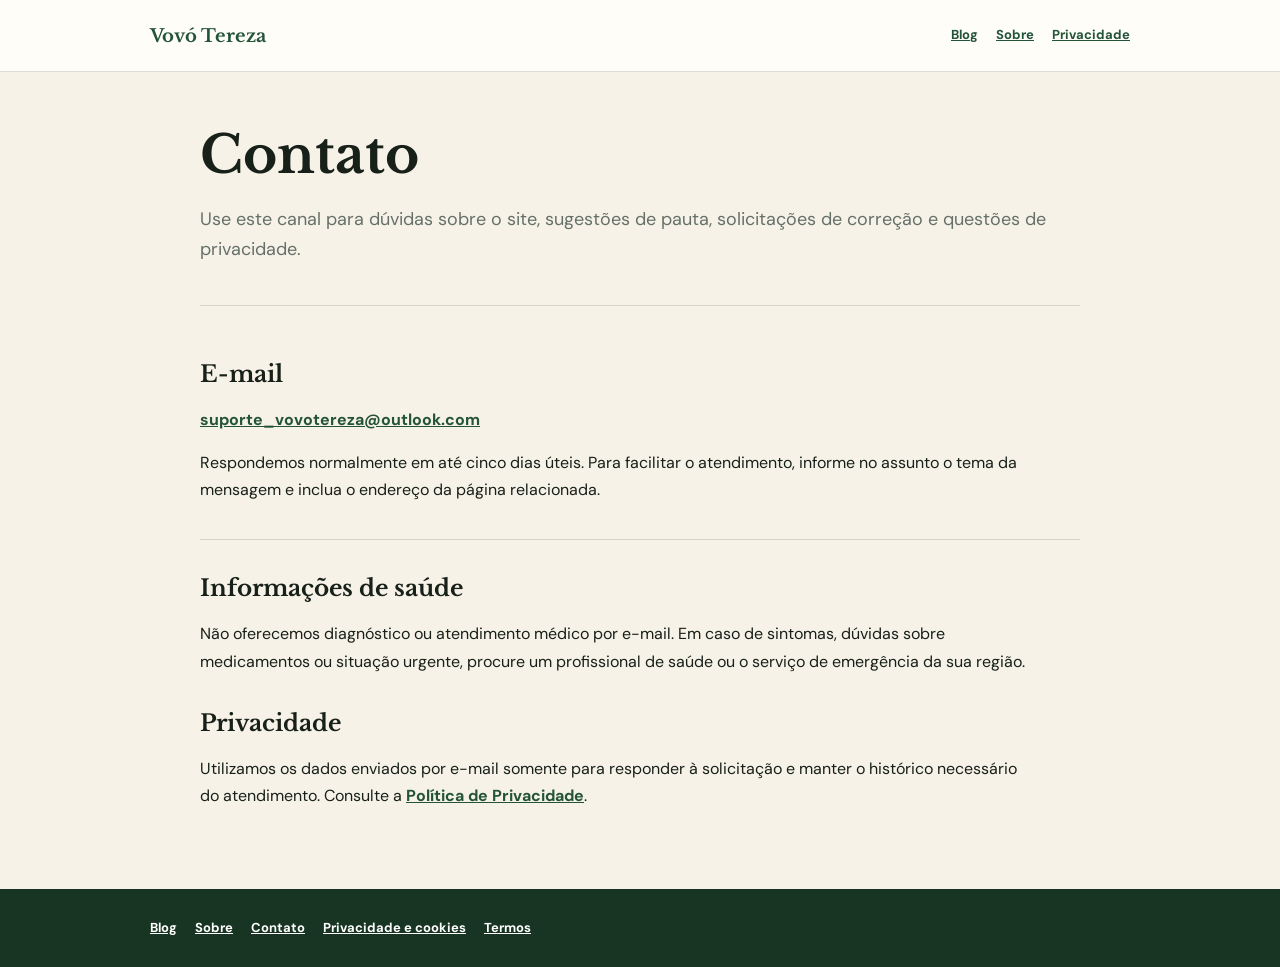
<file: contato.html>
<!doctype html><html lang="pt-BR"><head><meta charset="utf-8"><meta name="viewport" content="width=device-width,initial-scale=1"><meta name="description" content="Entre em contato com o Blog Vovó Tereza."><meta name="robots" content="index,follow"><meta name="google-adsense-account" content="ca-pub-6911580505661084"><link rel="canonical" href="https://receitasdavovotereza.site/contato"><title>Contato | Vovó Tereza</title><link rel="preconnect" href="https://fonts.googleapis.com"><link rel="preconnect" href="https://fonts.gstatic.com" crossorigin><link href="https://fonts.googleapis.com/css2?family=DM+Sans:wght@400;500;600;700&family=Libre+Baskerville:wght@400;700&display=swap" rel="stylesheet"><link rel="stylesheet" href="/site-info.css"><script async src="https://pagead2.googlesyndication.com/pagead/js/adsbygoogle.js?client=ca-pub-6911580505661084" crossorigin="anonymous"></script></head><body><header class="info-header"><a class="info-brand" href="/">Vovó Tereza</a><nav><a href="/">Blog</a><a href="/sobre">Sobre</a><a href="/privacidade">Privacidade</a></nav></header><main class="info-main"><h1>Contato</h1><p class="info-lead">Use este canal para dúvidas sobre o site, sugestões de pauta, solicitações de correção e questões de privacidade.</p><div class="info-note"><h2>E-mail</h2><p><a href="mailto:suporte_vovotereza@outlook.com">suporte_vovotereza@outlook.com</a></p><p>Respondemos normalmente em até cinco dias úteis. Para facilitar o atendimento, informe no assunto o tema da mensagem e inclua o endereço da página relacionada.</p></div><h2>Informações de saúde</h2><p>Não oferecemos diagnóstico ou atendimento médico por e-mail. Em caso de sintomas, dúvidas sobre medicamentos ou situação urgente, procure um profissional de saúde ou o serviço de emergência da sua região.</p><h2>Privacidade</h2><p>Utilizamos os dados enviados por e-mail somente para responder à solicitação e manter o histórico necessário do atendimento. Consulte a <a href="/privacidade">Política de Privacidade</a>.</p></main><footer class="info-footer"><a href="/">Blog</a><a href="/sobre">Sobre</a><a href="/contato">Contato</a><a href="/privacidade">Privacidade e cookies</a><a href="/termos">Termos</a></footer></body></html>
</file>
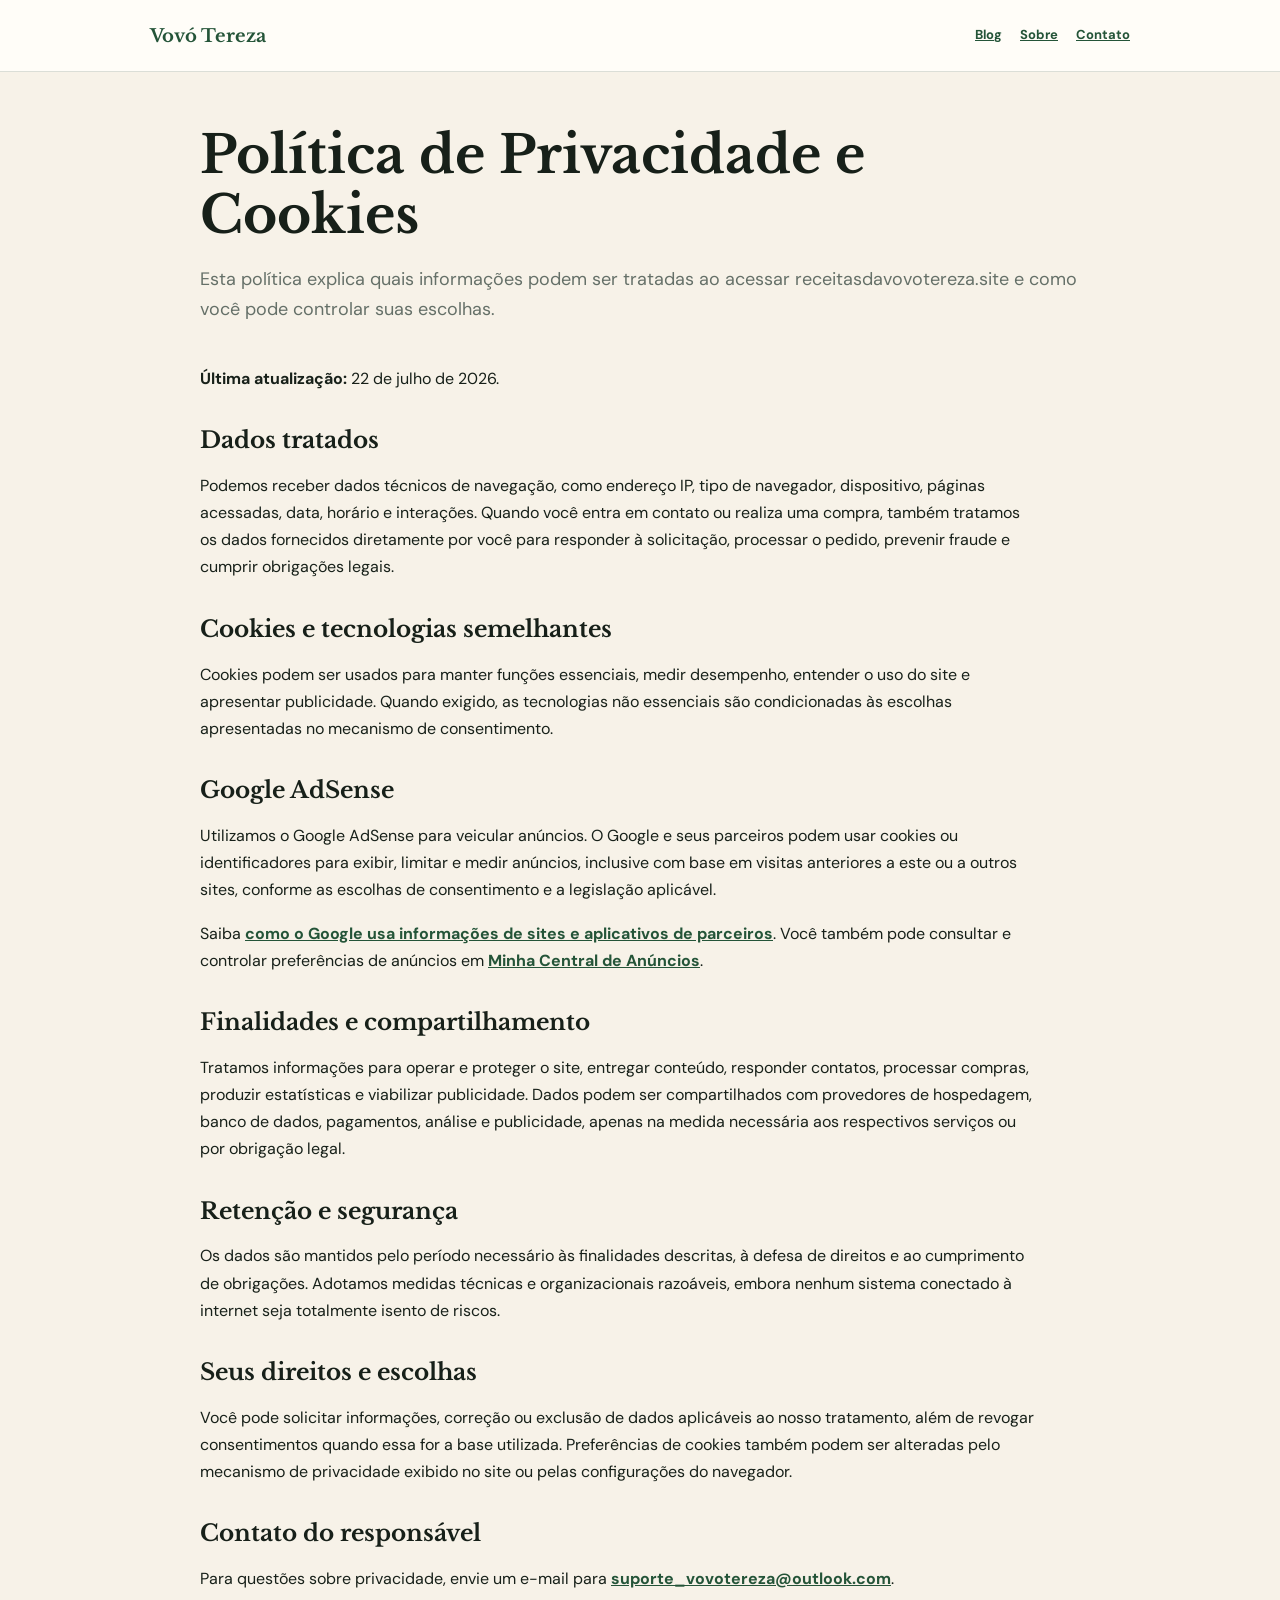
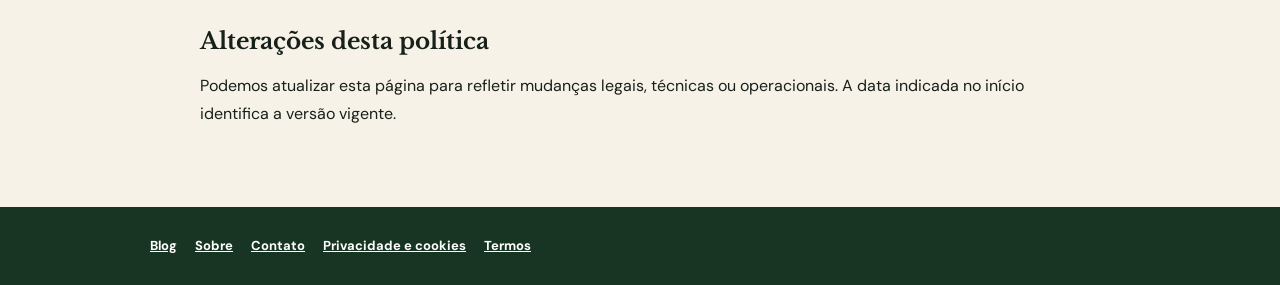
<file: privacidade.html>
<!doctype html><html lang="pt-BR"><head><meta charset="utf-8"><meta name="viewport" content="width=device-width,initial-scale=1"><meta name="description" content="Política de Privacidade e Cookies do Blog Vovó Tereza."><meta name="robots" content="index,follow"><meta name="google-adsense-account" content="ca-pub-6911580505661084"><link rel="canonical" href="https://receitasdavovotereza.site/privacidade"><title>Privacidade e Cookies | Vovó Tereza</title><link rel="preconnect" href="https://fonts.googleapis.com"><link rel="preconnect" href="https://fonts.gstatic.com" crossorigin><link href="https://fonts.googleapis.com/css2?family=DM+Sans:wght@400;500;600;700&family=Libre+Baskerville:wght@400;700&display=swap" rel="stylesheet"><link rel="stylesheet" href="/site-info.css"><script async src="https://pagead2.googlesyndication.com/pagead/js/adsbygoogle.js?client=ca-pub-6911580505661084" crossorigin="anonymous"></script></head><body><header class="info-header"><a class="info-brand" href="/">Vovó Tereza</a><nav><a href="/">Blog</a><a href="/sobre">Sobre</a><a href="/contato">Contato</a></nav></header><main class="info-main"><h1>Política de Privacidade e Cookies</h1><p class="info-lead">Esta política explica quais informações podem ser tratadas ao acessar receitasdavovotereza.site e como você pode controlar suas escolhas.</p><p><strong>Última atualização:</strong> 22 de julho de 2026.</p><h2>Dados tratados</h2><p>Podemos receber dados técnicos de navegação, como endereço IP, tipo de navegador, dispositivo, páginas acessadas, data, horário e interações. Quando você entra em contato ou realiza uma compra, também tratamos os dados fornecidos diretamente por você para responder à solicitação, processar o pedido, prevenir fraude e cumprir obrigações legais.</p><h2>Cookies e tecnologias semelhantes</h2><p>Cookies podem ser usados para manter funções essenciais, medir desempenho, entender o uso do site e apresentar publicidade. Quando exigido, as tecnologias não essenciais são condicionadas às escolhas apresentadas no mecanismo de consentimento.</p><h2>Google AdSense</h2><p>Utilizamos o Google AdSense para veicular anúncios. O Google e seus parceiros podem usar cookies ou identificadores para exibir, limitar e medir anúncios, inclusive com base em visitas anteriores a este ou a outros sites, conforme as escolhas de consentimento e a legislação aplicável.</p><p>Saiba <a href="https://policies.google.com/technologies/partner-sites" rel="noopener noreferrer">como o Google usa informações de sites e aplicativos de parceiros</a>. Você também pode consultar e controlar preferências de anúncios em <a href="https://myadcenter.google.com/" rel="noopener noreferrer">Minha Central de Anúncios</a>.</p><h2>Finalidades e compartilhamento</h2><p>Tratamos informações para operar e proteger o site, entregar conteúdo, responder contatos, processar compras, produzir estatísticas e viabilizar publicidade. Dados podem ser compartilhados com provedores de hospedagem, banco de dados, pagamentos, análise e publicidade, apenas na medida necessária aos respectivos serviços ou por obrigação legal.</p><h2>Retenção e segurança</h2><p>Os dados são mantidos pelo período necessário às finalidades descritas, à defesa de direitos e ao cumprimento de obrigações. Adotamos medidas técnicas e organizacionais razoáveis, embora nenhum sistema conectado à internet seja totalmente isento de riscos.</p><h2>Seus direitos e escolhas</h2><p>Você pode solicitar informações, correção ou exclusão de dados aplicáveis ao nosso tratamento, além de revogar consentimentos quando essa for a base utilizada. Preferências de cookies também podem ser alteradas pelo mecanismo de privacidade exibido no site ou pelas configurações do navegador.</p><h2>Contato do responsável</h2><p>Para questões sobre privacidade, envie um e-mail para <a href="mailto:suporte_vovotereza@outlook.com">suporte_vovotereza@outlook.com</a>.</p><h2>Alterações desta política</h2><p>Podemos atualizar esta página para refletir mudanças legais, técnicas ou operacionais. A data indicada no início identifica a versão vigente.</p></main><footer class="info-footer"><a href="/">Blog</a><a href="/sobre">Sobre</a><a href="/contato">Contato</a><a href="/privacidade">Privacidade e cookies</a><a href="/termos">Termos</a></footer></body></html>
</file>
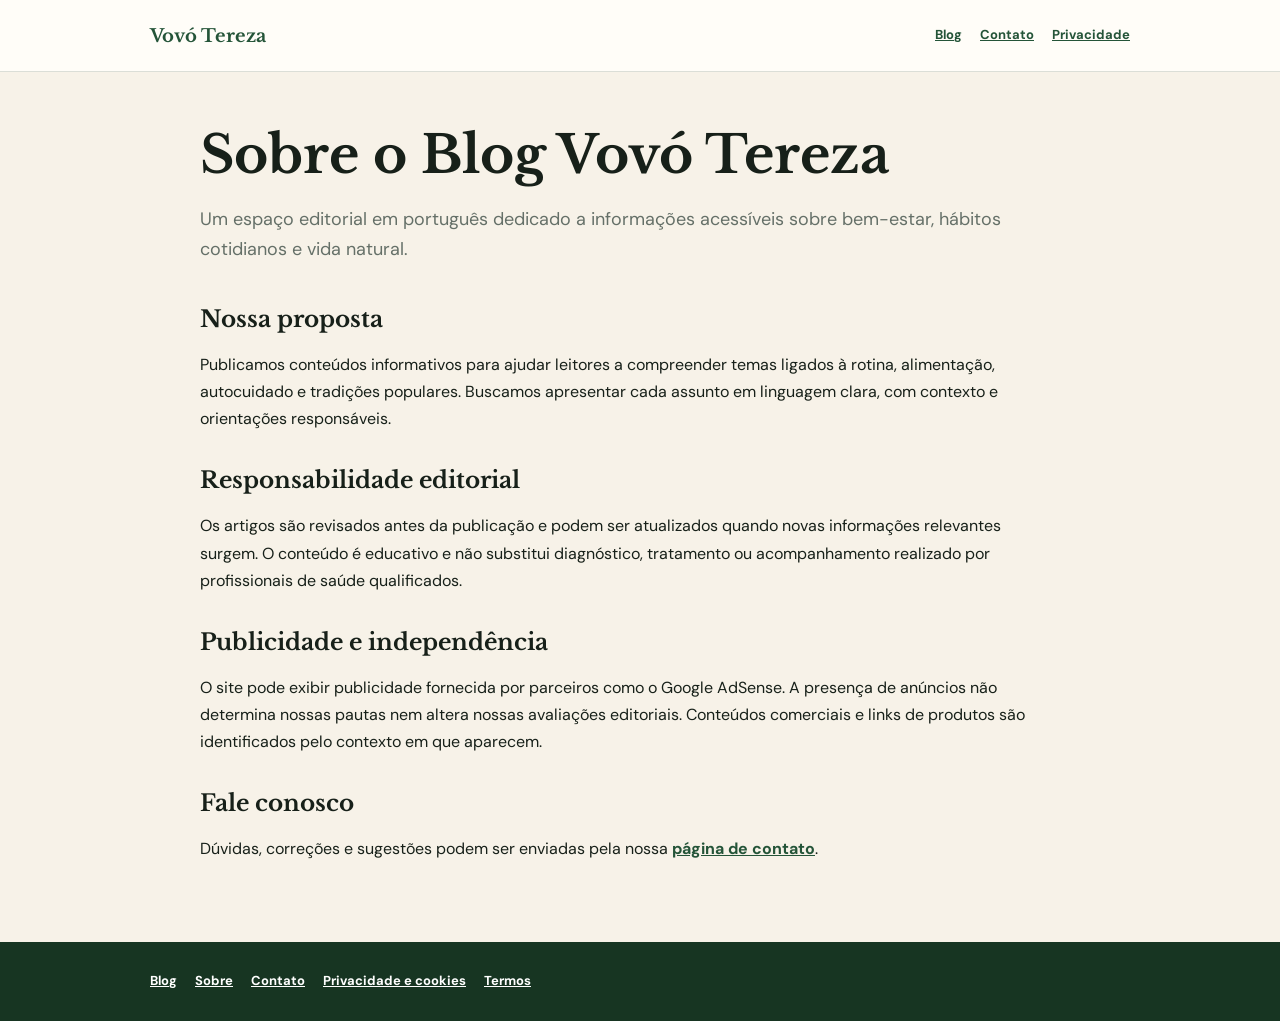
<file: sobre.html>
<!doctype html><html lang="pt-BR"><head><meta charset="utf-8"><meta name="viewport" content="width=device-width,initial-scale=1"><meta name="description" content="Conheça a proposta editorial e os princípios do Blog Vovó Tereza."><meta name="robots" content="index,follow"><meta name="google-adsense-account" content="ca-pub-6911580505661084"><link rel="canonical" href="https://receitasdavovotereza.site/sobre"><title>Sobre | Vovó Tereza</title><link rel="preconnect" href="https://fonts.googleapis.com"><link rel="preconnect" href="https://fonts.gstatic.com" crossorigin><link href="https://fonts.googleapis.com/css2?family=DM+Sans:wght@400;500;600;700&family=Libre+Baskerville:wght@400;700&display=swap" rel="stylesheet"><link rel="stylesheet" href="/site-info.css"><script async src="https://pagead2.googlesyndication.com/pagead/js/adsbygoogle.js?client=ca-pub-6911580505661084" crossorigin="anonymous"></script></head><body><header class="info-header"><a class="info-brand" href="/">Vovó Tereza</a><nav><a href="/">Blog</a><a href="/contato">Contato</a><a href="/privacidade">Privacidade</a></nav></header><main class="info-main"><h1>Sobre o Blog Vovó Tereza</h1><p class="info-lead">Um espaço editorial em português dedicado a informações acessíveis sobre bem-estar, hábitos cotidianos e vida natural.</p><h2>Nossa proposta</h2><p>Publicamos conteúdos informativos para ajudar leitores a compreender temas ligados à rotina, alimentação, autocuidado e tradições populares. Buscamos apresentar cada assunto em linguagem clara, com contexto e orientações responsáveis.</p><h2>Responsabilidade editorial</h2><p>Os artigos são revisados antes da publicação e podem ser atualizados quando novas informações relevantes surgem. O conteúdo é educativo e não substitui diagnóstico, tratamento ou acompanhamento realizado por profissionais de saúde qualificados.</p><h2>Publicidade e independência</h2><p>O site pode exibir publicidade fornecida por parceiros como o Google AdSense. A presença de anúncios não determina nossas pautas nem altera nossas avaliações editoriais. Conteúdos comerciais e links de produtos são identificados pelo contexto em que aparecem.</p><h2>Fale conosco</h2><p>Dúvidas, correções e sugestões podem ser enviadas pela nossa <a href="/contato">página de contato</a>.</p></main><footer class="info-footer"><a href="/">Blog</a><a href="/sobre">Sobre</a><a href="/contato">Contato</a><a href="/privacidade">Privacidade e cookies</a><a href="/termos">Termos</a></footer></body></html>
</file>
<file: site-info.css>
:root{--green:#245438;--ink:#172019;--muted:#657068;--line:rgba(31,67,44,.16);--paper:#fffdf8;--bg:#f7f2e8;--serif:"Libre Baskerville",Georgia,serif;--sans:"DM Sans",Arial,sans-serif}*{box-sizing:border-box}body{margin:0;background:var(--bg);color:var(--ink);font-family:var(--sans);line-height:1.7}.info-header{min-height:72px;padding:0 max(24px,calc((100vw - 980px)/2));display:flex;align-items:center;justify-content:space-between;gap:24px;background:var(--paper);border-bottom:1px solid var(--line)}.info-brand{font:700 18px var(--serif);color:var(--green);text-decoration:none}.info-header nav{display:flex;gap:18px;flex-wrap:wrap}.info-header a:not(.info-brand),.info-footer a{color:var(--green);font-size:13px;font-weight:700}.info-main{width:min(880px,calc(100% - 40px));margin:54px auto 80px}.info-main h1{font:700 clamp(32px,6vw,52px)/1.15 var(--serif);margin:0 0 14px}.info-lead{font-size:18px;color:var(--muted);max-width:68ch;margin-bottom:40px}.info-main h2{font:700 23px/1.3 var(--serif);margin:34px 0 10px}.info-main p,.info-main li{max-width:76ch}.info-main a{color:var(--green);font-weight:700}.info-note{padding:20px 0;border-top:1px solid var(--line);border-bottom:1px solid var(--line)}.info-footer{padding:28px max(24px,calc((100vw - 980px)/2));background:#173522;color:#fff;display:flex;gap:18px;flex-wrap:wrap}.info-footer a{color:#fff}@media(max-width:680px){.info-header{padding:18px 20px;align-items:flex-start;flex-direction:column}.info-main{margin-top:38px}.info-footer{flex-direction:column}}
</file>
